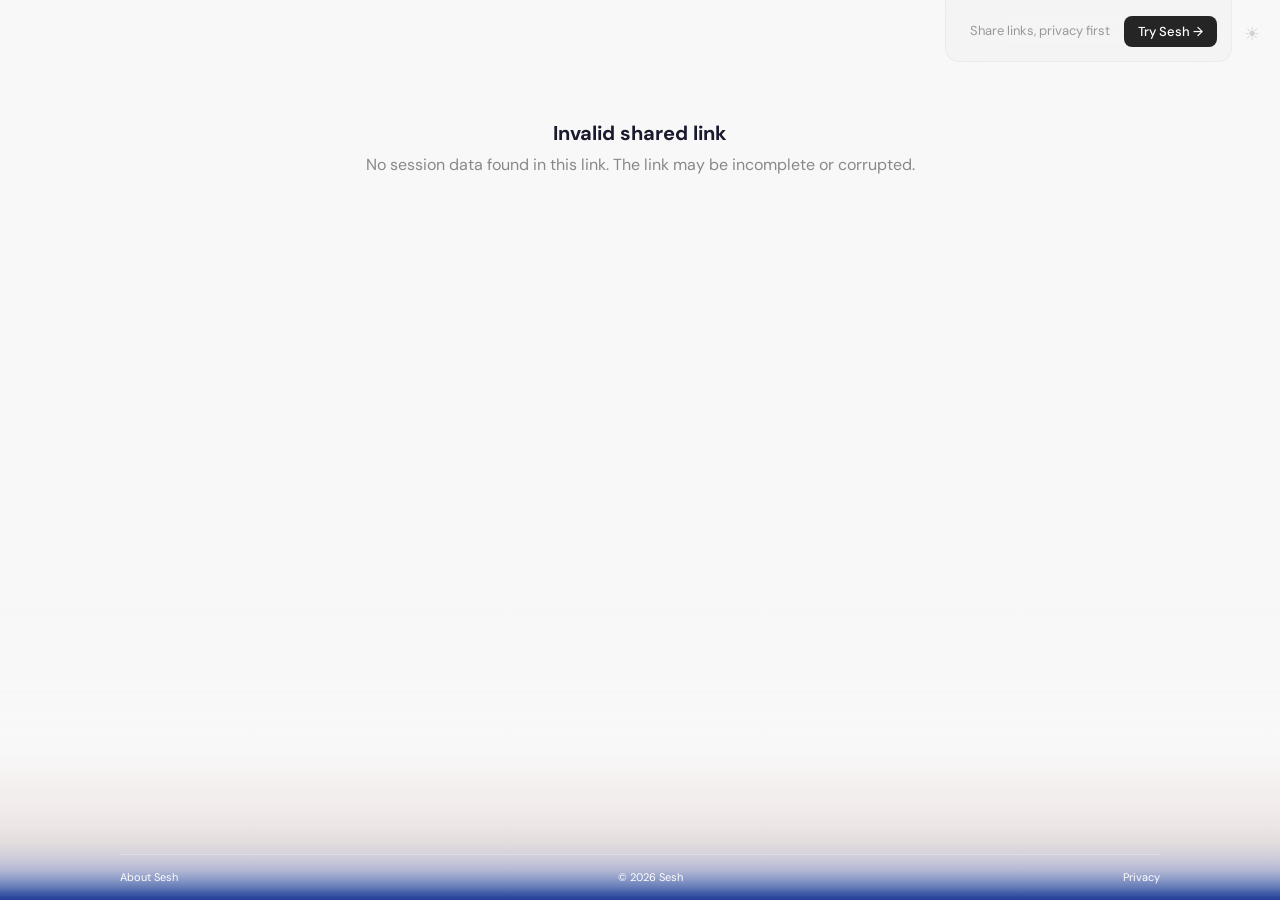
<file: index.html>
<!DOCTYPE html>
<html lang="en">
<head>
  <meta charset="UTF-8">
  <meta name="viewport" content="width=device-width, initial-scale=1.0">
  <title>Sesh — Shared Session</title>
  <meta name="description" content="Someone shared browser tabs with you via Sesh. Privacy-first tab sharing.">
  <link rel="icon" href="data:image/svg+xml,<svg xmlns='http://www.w3.org/2000/svg' viewBox='0 0 32 32'><defs><linearGradient id='g' x1='0' y1='0' x2='0' y2='1'><stop offset='0%25' stop-color='%23F8F8F8'/><stop offset='100%25' stop-color='%23213F95'/></linearGradient></defs><rect width='32' height='32' rx='6' fill='url(%23g)'/></svg>">

  <!-- Open Graph / Social preview -->
  <meta property="og:title" content="Sesh — Shared Tabs">
  <meta property="og:description" content="Someone shared browser tabs with you. Open them all at once, privacy-first.">
  <meta property="og:type" content="website">
  <meta property="og:url" content="https://get-sesh.github.io/">
  <meta property="og:image" content="https://get-sesh.github.io/og-image.png">
  <meta property="og:image:width" content="1200">
  <meta property="og:image:height" content="630">

  <!-- Twitter Card -->
  <meta name="twitter:card" content="summary_large_image">
  <meta name="twitter:title" content="Sesh — Shared Tabs">
  <meta name="twitter:description" content="Someone shared browser tabs with you. Open them all at once, privacy-first.">
  <meta name="twitter:image" content="https://get-sesh.github.io/og-image.png">

  <link rel="stylesheet" id="main-css" href="style.css">
  <script>document.getElementById('main-css').href='style.css?t='+Date.now();</script>
</head>
<body>

<div class="gradient"></div>

<div class="page">
  <div class="top-left" id="timestamp"></div>

  <div class="cta-bar">
    <span class="cta-text">Share links, privacy first</span>
    <a class="cta-btn" href="about.html">Try Sesh →</a>
  </div>

  <span class="theme-toggle" id="theme-toggle" onclick="toggleTheme()">☀</span>

  <div id="content-area">
    <div class="hero">
      <h1 id="session-name">Shared Session</h1>
      <div class="sub" id="shared-by">Someone shared tabs with you</div>
    </div>

    <div class="card">
      <div class="card-inner">
        <div class="card-top">
          <span class="card-meta" id="card-meta"></span>
          <button class="expand-btn" id="expand-all" onclick="window._toggleExpandAll && window._toggleExpandAll()">Expand all</button>
        </div>
        <div class="divider"></div>
        <div id="groups-container"></div>
        <div class="divider"></div>
        <div class="open-btn-wrap">
          <button class="open-btn" id="open-all">Open all tabs</button>
        </div>
      </div>
    </div>

    <div class="shared-via">Shared via <a href="about.html">Sesh</a></div>
  </div>

  <div class="spacer"></div>

  <footer>
    <div class="line"></div>
    <a href="about.html">About Sesh</a>
    <span style="font-size:11px;color:var(--footer-text)">© 2026 Sesh</span>
    <a href="about.html#privacy">Privacy</a>
  </footer>
</div>

<div class="toast" id="toast"></div>

<script src="lib/lz-string.min.js"></script>
<script>
// Cache-bust app.js — load with timestamp to always get latest
var s = document.createElement('script');
s.src = 'app.js?t=' + Date.now();
s.onload = function() {
  // Manually trigger init since DOMContentLoaded already fired
  if (typeof initSesh === 'function') initSesh();
};
document.body.appendChild(s);
</script>
</body>
</html>
</file>
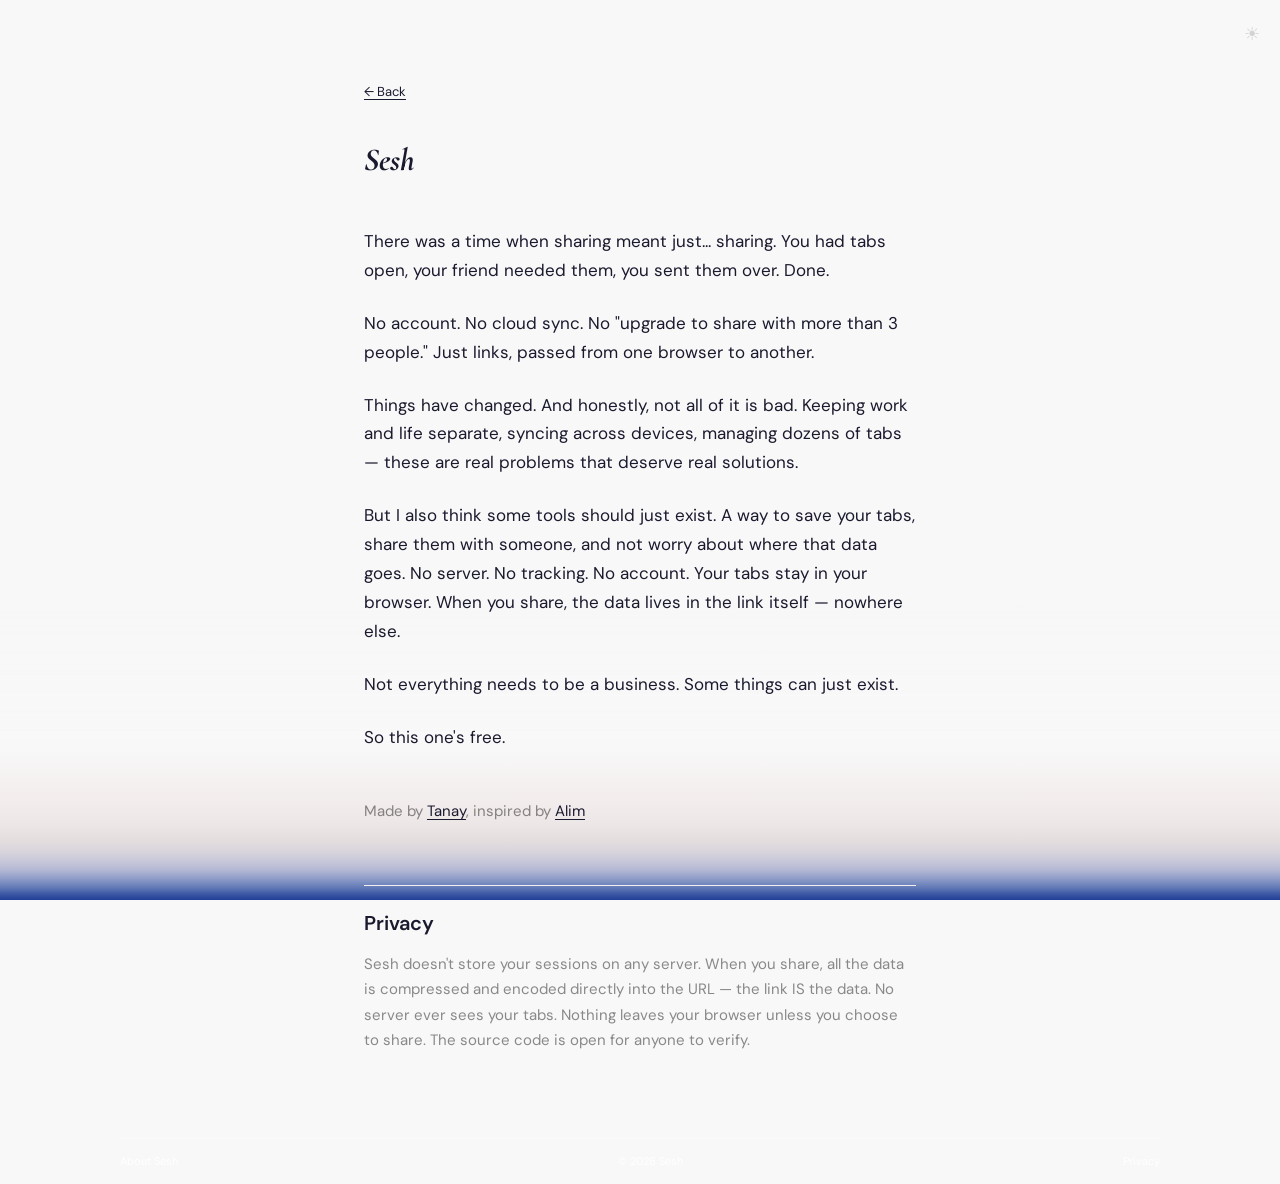
<file: about.html>
<!DOCTYPE html>
<html lang="en">
<head>
  <meta charset="UTF-8">
  <meta name="viewport" content="width=device-width, initial-scale=1.0">
  <title>About — Sesh</title>
  <meta name="description" content="Sesh is a free, privacy-first Chrome extension for saving and sharing browser tab sessions.">
  <link rel="icon" href="data:image/svg+xml,<svg xmlns='http://www.w3.org/2000/svg' viewBox='0 0 32 32'><defs><linearGradient id='g' x1='0' y1='0' x2='0' y2='1'><stop offset='0%25' stop-color='%23F8F8F8'/><stop offset='100%25' stop-color='%23213F95'/></linearGradient></defs><rect width='32' height='32' rx='6' fill='url(%23g)'/></svg>">
  <link rel="stylesheet" href="style.css">
  <style>
    .about-content {
      max-width: 600px;
      margin: 0 auto;
      padding: 80px 24px 60px;
    }
    .about-content .brand {
      font-family: var(--serif);
      font-size: 32px;
      font-weight: 700;
      font-style: italic;
      color: var(--text);
      margin-bottom: 48px;
      display: block;
    }
    .about-content p {
      font-family: var(--sans);
      font-size: 17px;
      line-height: 1.7;
      color: var(--text);
      margin-bottom: 24px;
    }
    .about-content p.signature {
      margin-top: 48px;
      font-size: 15px;
      color: var(--text-muted);
    }
    .about-content a {
      color: var(--text);
      text-decoration: underline;
      text-underline-offset: 3px;
    }
    .about-content a:hover {
      opacity: 0.6;
    }
    .back-btn {
      display: inline-flex;
      align-items: center;
      gap: 6px;
      font-family: var(--sans);
      font-size: 13px;
      color: var(--text-muted);
      text-decoration: none;
      margin-bottom: 40px;
      transition: color 0.15s;
    }
    .back-btn:hover { color: var(--text); }
    #privacy {
      margin-top: 60px;
      padding-top: 24px;
      border-top: 1px solid var(--divider);
    }
    #privacy h2 {
      font-size: 20px;
      font-weight: 600;
      margin-bottom: 16px;
    }
    #privacy p {
      font-size: 15px;
      line-height: 1.7;
      color: var(--text-muted);
    }
  </style>
</head>
<body>

<div class="gradient"></div>

<div class="page">
  <span class="theme-toggle" id="theme-toggle" onclick="toggleTheme()">☀</span>

  <div class="about-content">
    <a class="back-btn" href="javascript:history.back()">← Back</a>

    <span class="brand">Sesh</span>

    <p>There was a time when sharing meant just... sharing. You had tabs open, your friend needed them, you sent them over. Done.</p>

    <p>No account. No cloud sync. No "upgrade to share with more than 3 people." Just links, passed from one browser to another.</p>

    <p>Things have changed. And honestly, not all of it is bad. Keeping work and life separate, syncing across devices, managing dozens of tabs — these are real problems that deserve real solutions.</p>

    <p>But I also think some tools should just exist. A way to save your tabs, share them with someone, and not worry about where that data goes. No server. No tracking. No account. Your tabs stay in your browser. When you share, the data lives in the link itself — nowhere else.</p>

    <p>Not everything needs to be a business. Some things can just exist.</p>

    <p>So this one's free.</p>

    <p class="signature">
      Made by <a href="https://tnagar72.github.io">Tanay</a>, inspired by <a href="https://grainrad.com/about">Alim</a>
    </p>

    <div id="privacy">
      <h2>Privacy</h2>
      <p>Sesh doesn't store your sessions on any server. When you share, all the data is compressed and encoded directly into the URL — the link IS the data. No server ever sees your tabs. Nothing leaves your browser unless you choose to share. The source code is open for anyone to verify.</p>
    </div>
  </div>

  <div class="spacer"></div>

  <footer>
    <div class="line"></div>
    <a href="about.html">About Sesh</a>
    <span style="font-size:11px;color:var(--footer-text)">© 2026 Sesh</span>
    <a href="#privacy">Privacy</a>
  </footer>
</div>

<script>
function initTheme() {
  const saved = localStorage.getItem('sesh-theme');
  if (saved === 'dark') document.documentElement.setAttribute('data-theme', 'dark');
  updateToggle();
}
function toggleTheme() {
  const current = document.documentElement.getAttribute('data-theme');
  const next = current === 'dark' ? 'light' : 'dark';
  document.documentElement.setAttribute('data-theme', next === 'light' ? '' : 'dark');
  localStorage.setItem('sesh-theme', next);
  updateToggle();
}
function updateToggle() {
  const isDark = document.documentElement.getAttribute('data-theme') === 'dark';
  document.getElementById('theme-toggle').textContent = isDark ? '☾' : '☀';
}
initTheme();
</script>
</body>
</html>
</file>
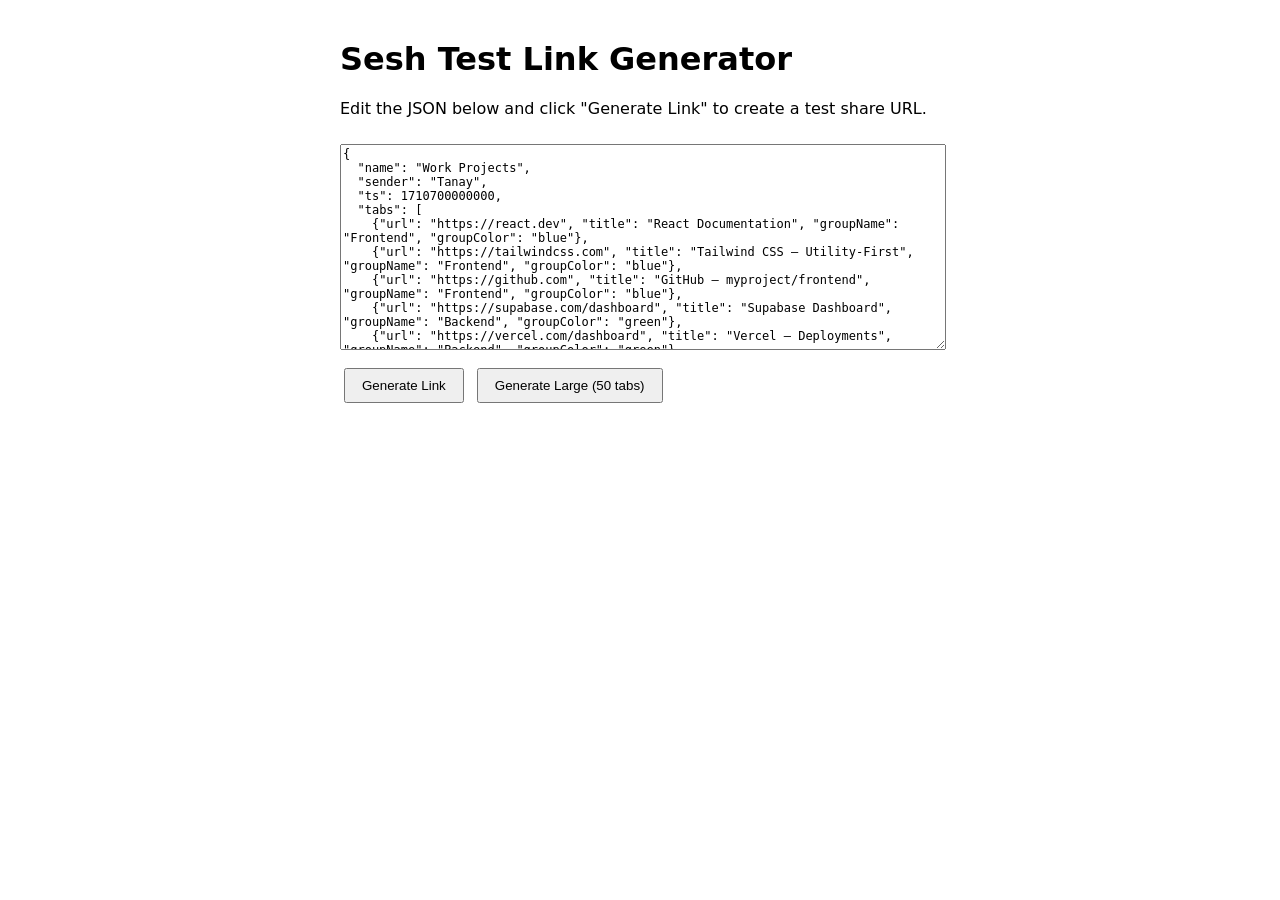
<file: test.html>
<!DOCTYPE html>
<html lang="en">
<head>
  <meta charset="UTF-8">
  <title>Sesh — Test Link Generator</title>
  <style>
    body { font-family: system-ui; max-width: 600px; margin: 40px auto; padding: 0 20px; }
    textarea { width: 100%; height: 200px; margin: 10px 0; font-family: monospace; font-size: 12px; }
    button { padding: 8px 16px; margin: 4px; cursor: pointer; }
    a { display: block; margin: 10px 0; word-break: break-all; }
    .size { color: #888; font-size: 13px; margin-top: 8px; }
  </style>
</head>
<body>
  <h1>Sesh Test Link Generator</h1>
  <p>Edit the JSON below and click "Generate Link" to create a test share URL.</p>

  <textarea id="json">{
  "name": "Work Projects",
  "sender": "Tanay",
  "ts": 1710700000000,
  "tabs": [
    {"url": "https://react.dev", "title": "React Documentation", "groupName": "Frontend", "groupColor": "blue"},
    {"url": "https://tailwindcss.com", "title": "Tailwind CSS — Utility-First", "groupName": "Frontend", "groupColor": "blue"},
    {"url": "https://github.com", "title": "GitHub — myproject/frontend", "groupName": "Frontend", "groupColor": "blue"},
    {"url": "https://supabase.com/dashboard", "title": "Supabase Dashboard", "groupName": "Backend", "groupColor": "green"},
    {"url": "https://vercel.com/dashboard", "title": "Vercel — Deployments", "groupName": "Backend", "groupColor": "green"}
  ]
}</textarea>

  <button onclick="generate()">Generate Link</button>
  <button onclick="generateLarge()">Generate Large (50 tabs)</button>

  <div id="output"></div>

  <script src="lib/lz-string.min.js"></script>
  <script>
    function generate() {
      const json = document.getElementById('json').value;
      try {
        JSON.parse(json); // validate
      } catch(e) {
        document.getElementById('output').innerHTML = `<p style="color:red">Invalid JSON: ${e.message}</p>`;
        return;
      }

      const compressed = LZString.compressToEncodedURIComponent(json);
      const url = `index.html#${compressed}`;
      const fullUrl = `${location.origin}${location.pathname.replace('test.html', '')}${url}`;

      document.getElementById('output').innerHTML = `
        <a href="${url}" target="_blank">Open Share Page →</a>
        <div class="size">
          Raw JSON: ${json.length} bytes<br>
          Compressed hash: ${compressed.length} chars<br>
          Full URL: ${fullUrl.length} chars<br>
          Fits on all platforms: ${fullUrl.length < 8000 ? '✅ Yes' : '❌ Too long'}
        </div>
      `;
    }

    function generateLarge() {
      const sites = [
        'react.dev', 'tailwindcss.com', 'github.com', 'supabase.com', 'vercel.com',
        'nextjs.org', 'prisma.io', 'planetscale.com', 'fly.io', 'render.com',
        'stackoverflow.com', 'developer.mozilla.org', 'npmjs.com', 'bundlephobia.com',
        'caniuse.com', 'typescript-lang.org', 'eslint.org', 'prettier.io', 'vitejs.dev',
        'esbuild.github.io', 'swc.rs', 'deno.land', 'bun.sh', 'nodejs.org', 'expressjs.com'
      ];
      const groups = ['Frontend', 'Backend', 'DevOps', 'Docs', 'Tools'];
      const tabs = [];
      for (let i = 0; i < 50; i++) {
        const site = sites[i % sites.length];
        tabs.push({
          url: `https://${site}`,
          title: `${site.split('.')[0].charAt(0).toUpperCase() + site.split('.')[0].slice(1)} — Page ${i + 1}`,
          groupName: groups[i % groups.length],
          groupColor: ['blue', 'green', 'yellow', 'purple', 'cyan'][i % 5]
        });
      }
      document.getElementById('json').value = JSON.stringify({
        name: "Big Research Session",
        sender: "Tanay",
        ts: Date.now(),
        tabs
      }, null, 2);
      generate();
    }
  </script>
</body>
</html>
</file>
<file: style.css>
/* ─── Sesh Share Page ─── */
/* Light mode by default, dark mode via [data-theme="dark"] on <html> */

@import url('https://fonts.googleapis.com/css2?family=Cormorant+Garamond:ital,wght@0,400;0,600;0,700;1,400;1,600;1,700&family=DM+Sans:wght@400;500;600;700&display=swap');

*, *::before, *::after { margin: 0; padding: 0; box-sizing: border-box; }

:root {
  --bg: #F8F8F8;
  --card: #FFFFFF;
  --text: #1A1A2E;
  --text-muted: rgba(0,0,0,0.45);
  --text-faint: rgba(0,0,0,0.25);
  --text-subtle: rgba(0,0,0,0.35);
  --accent: #252525;
  --divider: #F0F0F0;
  --card-shadow: 0 12px 48px rgba(0,0,0,0.05), 0 2px 6px rgba(0,0,0,0.03);
  --card-border: transparent;
  --cta-bg: rgba(235, 235, 235, 0.32);
  --cta-border: rgba(0,0,0,0.04);
  --cta-text: rgba(0,0,0,0.38);
  --cta-btn-bg: #252525;
  --cta-btn-text: #FFFFFF;
  --expand-border: rgba(0,0,0,0.07);
  --expand-text: rgba(0,0,0,0.25);
  --tab-title: #333344;
  --tab-domain: rgba(0,0,0,0.15);
  --tab-fav: #F0F0F0;
  --badge-bg: rgba(37,37,37,0.06);
  --badge-text: rgba(0,0,0,0.25);
  --hover-bg: rgba(0,0,0,0.02);
  --group-hover: rgba(0,0,0,0.03);
  --via-text: rgba(0,0,0,0.19);
  --via-sesh: rgba(0,0,0,0.28);
  --toggle-color: rgba(0,0,0,0.15);
  --footer-text: #FFFFFF;
  --footer-line: rgba(255,255,255,0.25);
  --toast-bg: #252525;
  --toast-text: #FFFFFF;
  --sans: 'DM Sans', system-ui, sans-serif;
  --serif: 'Cormorant Garamond', Georgia, serif;
}

[data-theme="dark"] {
  --bg: #1A1A1A;
  --card: #242424;
  --text: #F0F0F0;
  --text-muted: rgba(255,255,255,0.25);
  --text-faint: rgba(255,255,255,0.13);
  --text-subtle: rgba(255,255,255,0.19);
  --accent: #E0E0E8;
  --divider: rgba(255,255,255,0.04);
  --card-shadow: 0 12px 48px rgba(0,0,0,0.19), 0 2px 6px rgba(0,0,0,0.13);
  --card-border: rgba(255,255,255,0.03);
  --cta-bg: rgba(255,255,255,0.03);
  --cta-border: rgba(255,255,255,0.06);
  --cta-text: rgba(255,255,255,0.31);
  --cta-btn-bg: #FFFFFF;
  --cta-btn-text: #1A1A1A;
  --expand-border: rgba(255,255,255,0.08);
  --expand-text: rgba(255,255,255,0.25);
  --tab-title: #C0C0D0;
  --tab-domain: rgba(255,255,255,0.13);
  --tab-fav: rgba(255,255,255,0.05);
  --badge-bg: rgba(255,255,255,0.06);
  --badge-text: rgba(255,255,255,0.25);
  --hover-bg: rgba(255,255,255,0.04);
  --group-hover: rgba(255,255,255,0.04);
  --via-text: rgba(255,255,255,0.13);
  --via-sesh: rgba(255,255,255,0.21);
  --toggle-color: rgba(255,255,255,0.25);
  --toast-bg: #FFFFFF;
  --toast-text: #1A1A1A;
}

body {
  background: var(--bg);
  font-family: var(--sans);
  color: var(--text);
  min-height: 100vh;
  position: relative;
  -webkit-font-smoothing: antialiased;
  -moz-osx-font-smoothing: grayscale;
}

/* ─── Gradient ─── */
.gradient {
  position: fixed;
  bottom: 0;
  left: 0;
  right: 0;
  height: 300px;
  pointer-events: none;
  z-index: 0;
  /* Light mode: French Blue */
  background: linear-gradient(0deg,
    #213F95 0%, #2D4A9E 1%, #4560A8 2.5%, #6078B5 4%,
    #7E90C2 6%, #9AA5CC 8%, #B4B8D4 10%, #C8C8DA 13%,
    #D8D4DC 16%, #E4DEDE 20%, #EDE6E6 25%, #F2ECEC 32%,
    #F5F1F1 40%, #F8F8F8 50%, #F8F8F800 100%
  );
}

[data-theme="dark"] .gradient {
  /* Dark mode: Royal Purple */
  background: linear-gradient(0deg,
    #4C1D95 0%, #3D1878 2%, #2E135B 5%, #230F48 8%,
    #1C0D3A 12%, #1A1024 18%, #1A1A1A 30%, #1A1A1A00 100%
  );
}

/* ─── Page layout ─── */
.page {
  position: relative;
  z-index: 1;
  min-height: 100vh;
  display: flex;
  flex-direction: column;
}

/* ─── Top left timestamp ─── */
.top-left {
  position: fixed;
  top: 28px;
  left: 48px;
  font-size: 12px;
  color: var(--text-subtle);
  z-index: 10;
}

/* ─── CTA Bar (hangs from top-right) ─── */
.cta-bar {
  position: fixed;
  top: 0;
  right: 48px;
  z-index: 100;
  display: flex;
  align-items: center;
  gap: 14px;
  background: var(--cta-bg);
  backdrop-filter: blur(24px) saturate(1.8);
  -webkit-backdrop-filter: blur(24px) saturate(1.8);
  border: 1px solid var(--cta-border);
  border-top: none;
  border-radius: 0 0 14px 14px;
  padding: 16px 14px 14px 24px;
}

.cta-text {
  font-size: 13px;
  color: var(--cta-text);
  max-width: 160px;
  line-height: 1.3;
}

.cta-btn {
  display: inline-flex;
  align-items: center;
  background: var(--cta-btn-bg);
  color: var(--cta-btn-text);
  font-family: var(--sans);
  font-size: 13px;
  font-weight: 500;
  text-decoration: none;
  border-radius: 8px;
  padding: 7px 14px;
  white-space: nowrap;
  border: none;
  cursor: pointer;
  transition: opacity 0.15s;
}

.cta-btn:hover { opacity: 0.85; }

/* ─── Theme toggle ─── */
.theme-toggle {
  position: fixed;
  top: 22px;
  right: 20px;
  font-size: 18px;
  color: var(--toggle-color);
  cursor: pointer;
  z-index: 101;
  user-select: none;
}

/* ─── Hero ─── */
.hero {
  text-align: center;
  padding: 80px 24px 0;
  flex-shrink: 0;
}

.hero h1 {
  font-family: var(--sans);
  font-size: 44px;
  font-weight: 700;
  letter-spacing: -1px;
  color: var(--text);
}

.hero .sub {
  font-size: 15px;
  color: var(--text-muted);
  margin-top: 10px;
}

/* ─── Card ─── */
.card {
  max-width: 700px;
  width: 100%;
  margin: 24px auto 0;
  background: var(--card);
  border: 1px solid var(--card-border);
  border-radius: 16px;
  box-shadow: var(--card-shadow);
  overflow: hidden;
  animation: cardIn 0.4s ease both;
}

.card-inner { padding: 24px 28px; }

.card-top {
  display: flex;
  align-items: center;
  padding-bottom: 10px;
}

.card-meta {
  font-size: 13px;
  color: var(--text-muted);
  flex: 1;
}

.expand-btn {
  font-size: 11px;
  color: var(--expand-text);
  border: 1px solid var(--expand-border);
  background: none;
  border-radius: 4px;
  padding: 3px 8px;
  cursor: pointer;
  font-family: var(--sans);
  transition: all 0.15s;
  -webkit-tap-highlight-color: rgba(0,0,0,0.05);
  touch-action: manipulation;
}

.expand-btn:hover {
  opacity: 0.7;
}

/* ─── Dividers ─── */
.divider {
  height: 1px;
  background: var(--divider);
}

/* ─── Groups ─── */
.group { overflow: hidden; }

.group-header {
  display: flex;
  align-items: center;
  gap: 8px;
  padding: 10px 4px;
  cursor: pointer;
  border-radius: 6px;
  transition: background 0.1s;
  user-select: none;
  -webkit-tap-highlight-color: rgba(0,0,0,0.05);
}

.group-header:hover { background: var(--group-hover); }

.group-header .chevron {
  width: 16px;
  height: 16px;
  color: var(--accent);
  transition: transform 0.2s;
  flex-shrink: 0;
}

.group-header .count {
  font-size: 13px;
  color: var(--text-faint);
}

.group-header .label {
  font-size: 15px;
  font-weight: 600;
  color: var(--accent);
}

.group-tabs { overflow: hidden; }
.group-tabs.collapsed { display: none; }

/* ─── Tab rows ─── */
.tab-row {
  display: flex;
  align-items: center;
  gap: 10px;
  padding: 7px 6px 7px 24px;
  text-decoration: none;
  color: inherit;
  border-radius: 4px;
  transition: background 0.1s;
}

.tab-row:hover { background: var(--hover-bg); }

.tab-fav {
  width: 18px;
  height: 18px;
  flex-shrink: 0;
}

.tab-fav img {
  width: 18px;
  height: 18px;
  border-radius: 4px;
}

.tab-title {
  font-size: 14px;
  color: var(--tab-title);
  flex: 1;
  white-space: nowrap;
  overflow: hidden;
  text-overflow: ellipsis;
}

.tab-domain {
  font-size: 12px;
  color: var(--tab-domain);
  flex-shrink: 0;
}

/* ─── Nested sesh row ─── */
.nested-row {
  display: flex;
  align-items: center;
  gap: 8px;
  padding: 10px 4px;
  cursor: pointer;
  border-radius: 6px;
  transition: background 0.1s;
  text-decoration: none;
  color: inherit;
}

.nested-row:hover { background: var(--group-hover); }

.nested-row .icon {
  width: 14px;
  height: 14px;
  color: var(--accent);
  flex-shrink: 0;
}

.nested-row .label {
  font-size: 13px;
  font-weight: 600;
  color: var(--accent);
}

.nested-row .badge {
  font-size: 10px;
  font-weight: 500;
  color: var(--badge-text);
  background: var(--badge-bg);
  padding: 2px 6px;
  border-radius: 4px;
}

.nested-row .count {
  font-size: 11px;
  color: var(--text-faint);
}

/* ─── Open all button ─── */
.open-btn-wrap {
  padding: 10px 0 0;
  text-align: center;
}

.open-btn {
  display: inline-flex;
  align-items: center;
  background: var(--cta-btn-bg);
  color: var(--cta-btn-text);
  font-family: var(--sans);
  font-size: 14px;
  font-weight: 500;
  border: none;
  border-radius: 8px;
  padding: 10px 24px;
  cursor: pointer;
  transition: opacity 0.15s;
}

.open-btn:hover { opacity: 0.85; }

/* ─── Shared via ─── */
.shared-via {
  text-align: center;
  padding: 28px 0 80px;
  font-size: 12px;
  color: var(--via-text);
}

.shared-via a {
  color: var(--via-sesh);
  text-decoration: none;
  font-family: var(--serif);
  font-size: 18px;
  font-weight: 600;
  font-style: italic;
}

.shared-via a:hover { opacity: 0.7; }

/* ─── Footer ─── */
.spacer { flex: 1; }

footer {
  padding: 16px 120px;
  display: flex;
  justify-content: space-between;
  position: relative;
  z-index: 2;
}

footer a {
  font-size: 11px;
  color: var(--footer-text);
  text-decoration: none;
  transition: opacity 0.15s;
}

footer a:hover { opacity: 0.7; }

footer .line {
  position: absolute;
  top: 0;
  left: 120px;
  right: 120px;
  height: 1px;
  background: var(--footer-line);
}

/* ─── Toast ─── */
.toast {
  position: fixed;
  bottom: 24px;
  left: 50%;
  transform: translateX(-50%) translateY(80px);
  background: var(--toast-bg);
  color: var(--toast-text);
  font-family: var(--sans);
  font-size: 13px;
  font-weight: 500;
  padding: 10px 20px;
  border-radius: 8px;
  opacity: 0;
  transition: all 0.3s ease;
  z-index: 200;
  pointer-events: none;
}

.toast.show {
  transform: translateX(-50%) translateY(0);
  opacity: 1;
}

/* ─── Error state ─── */
.error-state {
  text-align: center;
  padding: 120px 24px;
  color: var(--text-muted);
}

.error-state h2 {
  font-size: 20px;
  color: var(--text);
  margin-bottom: 8px;
}

/* ─── Confirmation Dialog ─── */
.confirm-overlay {
  position: fixed;
  inset: 0;
  background: rgba(0,0,0,0.4);
  z-index: 300;
  display: flex;
  align-items: center;
  justify-content: center;
  opacity: 0;
  transition: opacity 0.2s;
}

.confirm-overlay.show { opacity: 1; }

.confirm-dialog {
  background: var(--card);
  border-radius: 16px;
  padding: 28px;
  max-width: 400px;
  width: 90%;
  box-shadow: 0 16px 48px rgba(0,0,0,0.15), 0 2px 6px rgba(0,0,0,0.1);
  transform: translateY(10px);
  transition: transform 0.2s;
}

.confirm-overlay.show .confirm-dialog { transform: translateY(0); }

.confirm-title {
  font-size: 18px;
  font-weight: 700;
  color: var(--text);
  margin-bottom: 8px;
}

.confirm-sub {
  font-size: 13px;
  color: var(--text-muted);
  line-height: 1.5;
  margin-bottom: 16px;
}

.confirm-install {
  display: flex;
  gap: 10px;
  align-items: flex-start;
  padding: 12px 14px;
  background: var(--tab-fav);
  border-radius: 8px;
  margin-bottom: 16px;
}

.confirm-install-title {
  font-size: 13px;
  font-weight: 500;
  color: var(--text);
}

.confirm-install-sub {
  font-size: 11px;
  color: var(--text-muted);
  margin-top: 2px;
}

.confirm-buttons {
  display: flex;
  justify-content: flex-end;
  gap: 8px;
}

.confirm-cancel {
  font-family: var(--sans);
  font-size: 13px;
  font-weight: 500;
  color: var(--text-muted);
  background: none;
  border: none;
  padding: 8px 16px;
  border-radius: 8px;
  cursor: pointer;
  transition: color 0.15s;
}

.confirm-cancel:hover { color: var(--text); }

.confirm-open {
  font-family: var(--sans);
  font-size: 13px;
  font-weight: 500;
  color: var(--cta-btn-text);
  background: var(--cta-btn-bg);
  border: none;
  padding: 8px 16px;
  border-radius: 8px;
  cursor: pointer;
  transition: opacity 0.15s;
}

.confirm-open:hover { opacity: 0.85; }

/* ─── Animation ─── */
@keyframes cardIn {
  from { opacity: 0; transform: translateY(20px); }
  to { opacity: 1; transform: translateY(0); }
}

/* ─── Mobile Responsive ─── */
@media (max-width: 768px) {
  .top-left {
    position: static;
    text-align: center;
    padding: 12px 16px 0;
    font-size: 11px;
  }

  .cta-bar {
    position: relative;
    right: auto;
    top: auto;
    margin: 12px 16px 0;
    border-radius: 12px;
    border: 1px solid var(--cta-border);
    padding: 12px 14px 12px 16px;
    justify-content: center;
  }

  .cta-text {
    font-size: 12px;
    max-width: none;
  }

  .theme-toggle {
    position: static;
    display: block;
    text-align: center;
    margin: 12px 0 0;
    font-size: 16px;
  }

  .hero {
    padding: 32px 16px 0;
  }

  .hero h1 {
    font-size: 32px;
    letter-spacing: -0.5px;
  }

  .hero .sub {
    font-size: 12px;
    margin-top: 6px;
  }

  .page {
    padding: 0 20px;
  }

  .card {
    max-width: 100%;
    margin: 16px 0 0;
    border-radius: 14px;
  }

  .card-inner {
    padding: 20px 20px;
  }

  .tab-row {
    padding: 5px 4px 5px 20px;
    gap: 8px;
  }

  .tab-domain {
    display: none;
  }

  .shared-via {
    padding: 16px 0 0;
  }

  /* Bigger touch targets for mobile */
  .group-header {
    padding: 14px 4px;
    -webkit-tap-highlight-color: transparent;
  }

  .expand-btn {
    padding: 8px 14px;
    font-size: 13px;
    -webkit-tap-highlight-color: transparent;
  }

  .open-btn {
    padding: 12px 28px;
    font-size: 15px;
  }

  /* Hide install hint on mobile — can't install extensions */
  .confirm-install {
    display: none;
  }

  footer {
    padding: 16px 24px;
  }

  footer .line {
    left: 24px;
    right: 24px;
  }
}
</file>
